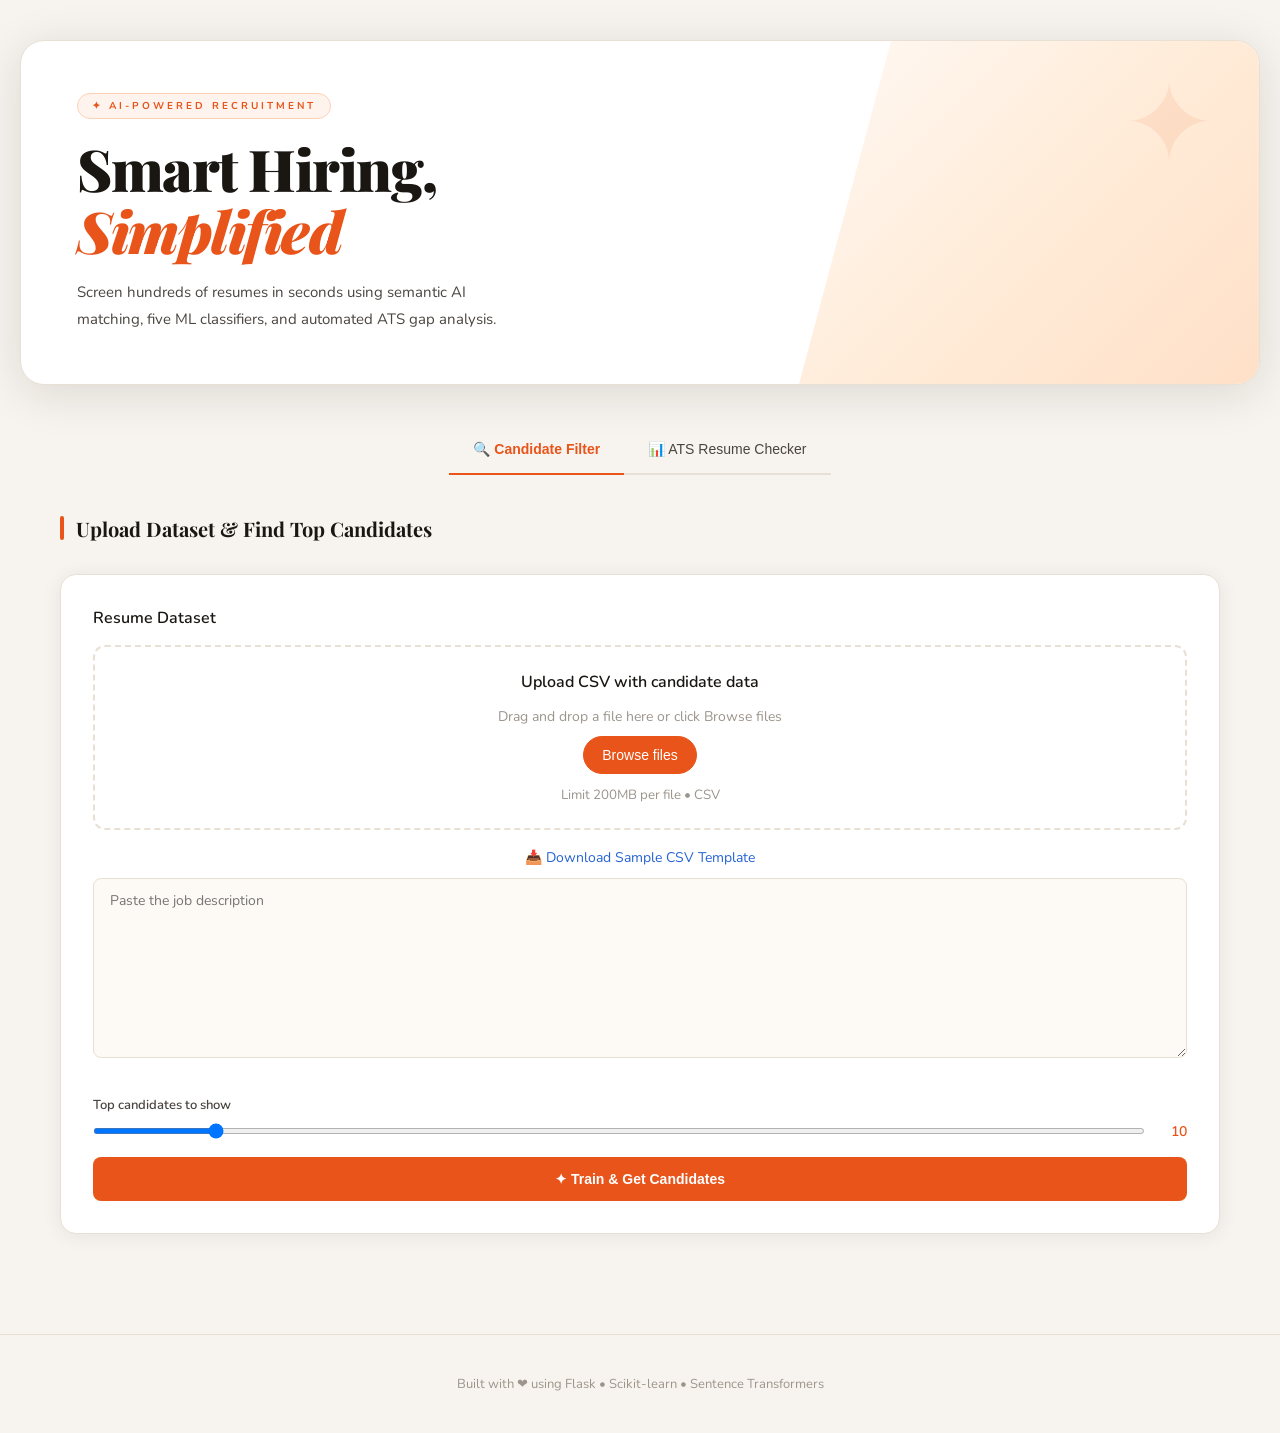
<file: frontend/index.html>
<!DOCTYPE html>
<html lang="en">
<head>
    <meta charset="UTF-8">
    <meta name="viewport" content="width=device-width, initial-scale=1.0">
    <title>RecruitAI — Resume Screening</title>
    <link rel="preconnect" href="https://fonts.googleapis.com">
    <link rel="preconnect" href="https://fonts.gstatic.com" crossorigin>
    <link href="https://fonts.googleapis.com/css2?family=Playfair+Display:wght@700;900&family=Nunito:wght@300;400;500;600;700&display=swap" rel="stylesheet">
    <link rel="stylesheet" href="style.css">
</head>

<body>

<div class="hero">
  <div class="hero-inner">
    <span class="hero-tag">✦ AI-POWERED RECRUITMENT</span>
    <h1>Smart Hiring,<br><span>Simplified</span></h1>
    <p>Screen hundreds of resumes in seconds using semantic AI matching, five ML classifiers, and automated ATS gap analysis.</p>
  </div>
</div>

<div class="tabs-container">
  <div class="tabs">
    <button class="tab-button active" onclick="showTab('candidate')">🔍 Candidate Filter</button>
    <button class="tab-button" onclick="showTab('ats')">📊 ATS Resume Checker</button>
  </div>
</div>

<div class="content-wrapper">

    <div id="candidate" class="tab-content active">
      <div class="section-header">
        <div class="section-bar"></div>
        <div class="section-title">Upload Dataset & Find Top Candidates</div>
      </div>
      <div class="card">
          <h3 class="card-title">Resume Dataset</h3>
          <form id="candidateForm">
            <div class="file-drop" id="csvDropZone" onclick="document.getElementById('csvFile').click()">
              <input type="file" id="csvFile" accept=".csv" required>
              <div style="margin-bottom: 14px; font-weight:600; color:var(--text);">Upload CSV with candidate data</div>
              <div id="csvFileName" style="margin-bottom: 10px; color:var(--muted); font-size:14px;">Drag and drop a file here or click Browse files</div>
              <button type="button" class="browse-button" onclick="event.stopPropagation(); document.getElementById('csvFile').click();">Browse files</button>
              <small style="display:block; margin-top:12px; color:var(--muted);">Limit 200MB per file • CSV</small>
            </div>
            <div style="text-align: center; margin: 10px 0;">
              <a href="sample_candidates.csv" download style="color: #2563d4; text-decoration: none; font-size: 14px;">
                📥 Download Sample CSV Template
              </a>
            </div>
            <textarea id="jobDesc" placeholder="Paste the job description" class="textarea-lg" required></textarea>
            <div class="slider-container">
              <label>Top candidates to show</label>
              <div class="slider-row">
                <input type="range" id="numCandidates" min="5" max="50" value="10" class="slider">
                <span class="slider-value"><span id="sliderValue">10</span></span>
              </div>
            </div>
            <button type="submit" class="btn-primary">✦ Train & Get Candidates</button>
          </form>
      </div>
      <div id="candidateResult" class="result-container"></div>
    </div>

    <div id="ats" class="tab-content">
      <div class="section-header">
        <div class="section-bar" style="background:#2563d4"></div>
        <div class="section-title">ATS Resume Checker</div>
      </div>
      <div class="columns-2">
        <div class="card">
          <h3 class="card-title">📄 Upload Resume</h3>
          <div class="file-drop" id="resumeDropZone" onclick="document.getElementById('resumeFile').click()">
            <input type="file" id="resumeFile" accept=".pdf,.docx,.txt" style="display:none;">
            <span id="fileNameDisplay">Drag and drop your resume<br><small>or click to browse</small></span>
          </div>
          <div id="fileStatus" class="status-badge" style="display:none;">✓ File detected</div>
        </div>
        <div class="card">
          <h3 class="card-title">📝 Job Description</h3>
          <textarea id="jobDesc2" placeholder="Paste the job description here..." class="textarea-lg"></textarea>
          <small><span id="charCount">0</span> characters</small>
        </div>
      </div>
      
      <div class="status-grid">
        <div class="status-card"><strong>File:</strong> <span id="statusBox">None</span></div>
        <div class="status-card"><strong>JD:</strong> <span id="jobDescStatus">Empty</span></div>
      </div>

      <div style="text-align:center; margin-top:20px;">
        <button onclick="analyzeResume()" class="btn-primary">✦ Generate Matching Score</button>
      </div>
      <div id="atsResult" class="result-container"></div>
    </div>



</div>

<footer class="footer">
  <p>Built with ❤ using Flask • Scikit-learn • Sentence Transformers</p>
</footer>

<script src="script.js"></script>
</body>
</html>
</file>
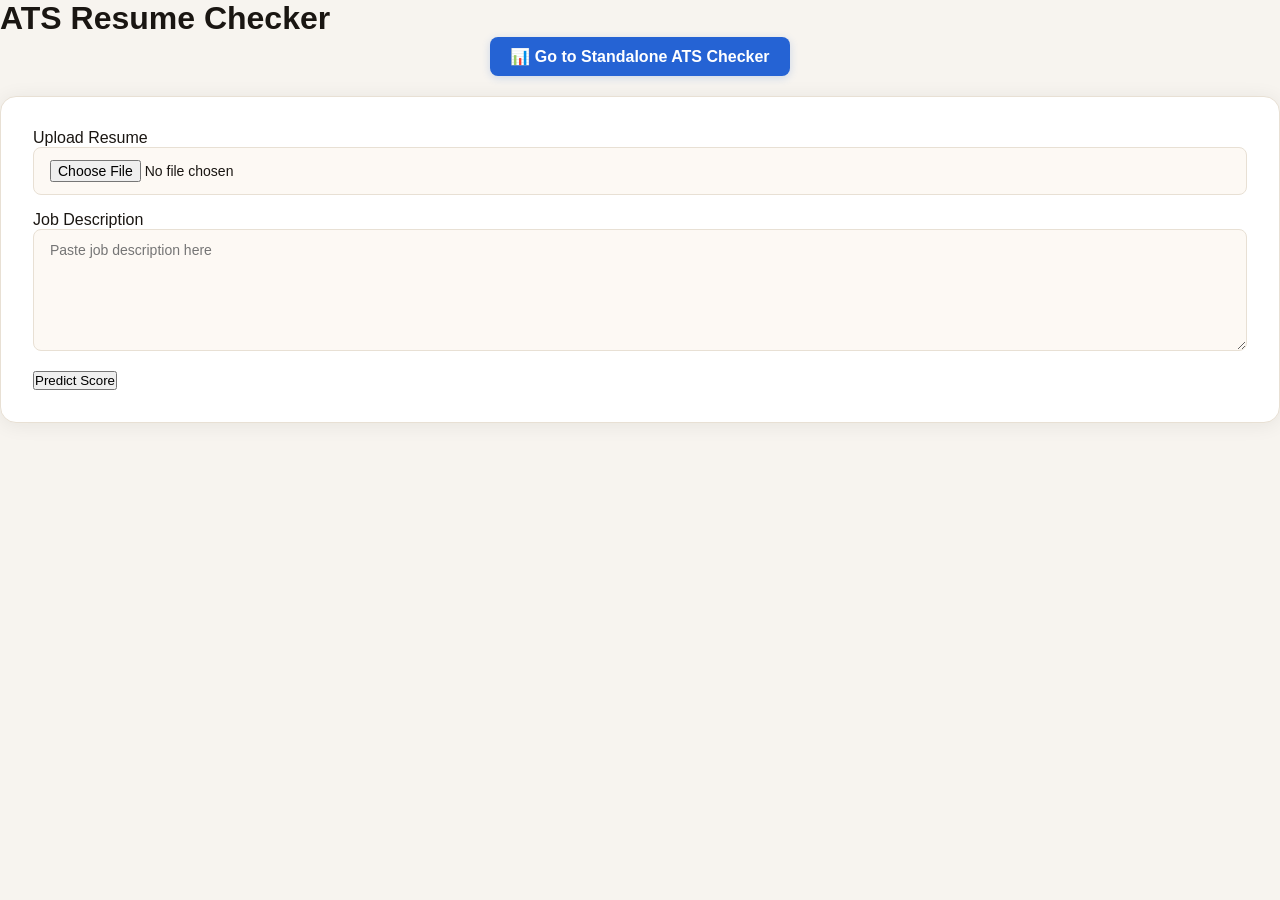
<file: frontend/ats.html>
<!DOCTYPE html>
<html>

<head>
<title>ATS Resume Checker</title>
<link rel="stylesheet" href="style.css">
</head>

<body>

<div class="container">

<h1>ATS Resume Checker</h1>

<div style="text-align:center; margin-bottom:20px;">
  <a href="ats.html" style="display:inline-block; padding:10px 20px; background:#2563d4; color:white; text-decoration:none; border-radius:8px; font-weight:600; box-shadow:0 2px 8px rgba(37,99,212,0.2);">📊 Go to Standalone ATS Checker</a>
</div>

<div class="card">

<label>Upload Resume</label>
<input type="file" id="resume">

<label>Job Description</label>
<textarea id="job_desc" rows="6"
placeholder="Paste job description here"></textarea>

<button onclick="checkResume()">Predict Score</button>

</div>

<div id="result" class="result"></div>

</div>

<script src="script.js"></script>

</body>
</html>
</file>
<file: frontend/style.css>
:root {
    --bg: #f7f4ef;
    --surface: #ffffff;
    --surface2: #fdf9f4;
    --border: #e8e0d4;
    --accent: #e8541a;
    --accent2: #2563d4;
    --accent3: #059669;
    --text: #1a1612;
    --text2: #4a4540;
    --muted: #9d958c;
    --radius: 16px;
    --shadow: 0 2px 20px rgba(26,22,18,0.07);
    --shadow-lg: 0 8px 48px rgba(26,22,18,0.12);
}

* {
    margin: 0;
    padding: 0;
    box-sizing: border-box;
}

html, body {
    background: var(--bg) !important;
    color: var(--text) !important;
    font-family: 'Nunito', sans-serif !important;
}

.hero {
    background: var(--surface);
    border-radius: 24px;
    padding: 52px 56px;
    margin: 40px 20px;
    position: relative;
    overflow: hidden;
    box-shadow: var(--shadow-lg);
    border: 1px solid var(--border);
}

.hero::before {
    content: '';
    position: absolute;
    top: 0; right: 0;
    width: 460px; height: 100%;
    background: linear-gradient(135deg, #fff9f5 0%, #ffecd9 50%, #ffe0c8 100%);
    clip-path: polygon(20% 0%, 100% 0%, 100% 100%, 0% 100%);
    z-index: 0;
}

.hero::after {
    content: '✦';
    position: absolute;
    top: 28px; right: 44px;
    font-size: 110px;
    color: rgba(232,84,26,0.09);
    font-family: serif;
    line-height: 1;
    z-index: 1;
}

.hero-inner { position: relative; z-index: 2; }

.hero-tag {
    display: inline-block;
    background: #fff3ee;
    border: 1px solid #fcd0b8;
    color: var(--accent);
    font-size: 10px;
    font-weight: 700;
    letter-spacing: 3px;
    text-transform: uppercase;
    padding: 5px 14px;
    border-radius: 999px;
    margin-bottom: 18px;
}

.hero h1 {
    font-family: 'Playfair Display', serif !important;
    font-size: clamp(2.4rem, 4.5vw, 3.8rem) !important;
    font-weight: 900 !important;
    line-height: 1.08 !important;
    color: var(--text) !important;
    margin: 0 0 18px !important;
    letter-spacing: -1.5px;
}

.hero h1 span { 
    font-style: italic; 
    color: var(--accent); 
}

.hero p {
    font-size: 15px;
    font-weight: 400;
    color: var(--text2);
    max-width: 420px;
    line-height: 1.75;
    margin: 0;
}

.tabs-container {
    display: flex;
    justify-content: center;
    margin: 0 20px;
}

.tabs {
    display: flex;
    gap: 0;
    border-bottom: 2px solid var(--border);
    justify-content: center;
}

.tab-button {
    padding: 16px 24px;
    background: transparent;
    border: none;
    cursor: pointer;
    color: var(--text2);
    font-weight: 500;
    font-size: 14px;
    position: relative;
    transition: all 0.3s ease;
}

.tab-button:hover {
    color: var(--accent);
}

.tab-button.active {
    color: var(--accent);
    font-weight: 600;
}

.tab-button.active::after {
    content: '';
    position: absolute;
    bottom: -2px;
    left: 0;
    right: 0;
    height: 2px;
    background: var(--accent);
}

.content-wrapper {
    max-width: 1200px;
    margin: 0 auto;
    padding: 40px 20px;
}

.tab-content {
    display: none;
}

.tab-content.active {
    display: block;
}

.section-header {
    display: flex;
    align-items: center;
    gap: 12px;
    margin-bottom: 32px;
}

.section-bar {
    width: 4px;
    height: 24px;
    background: var(--accent);
    border-radius: 2px;
}

.section-title {
    font-family: 'Playfair Display', serif;
    font-size: 20px;
    font-weight: 700;
    color: var(--text);
}

.columns-2 {
    display: grid;
    grid-template-columns: 1fr 1fr;
    gap: 24px;
    margin-bottom: 32px;
}

@media (max-width: 768px) {
    .columns-2 {
        grid-template-columns: 1fr;
    }
}

.card {
    background: var(--surface);
    border-radius: 16px;
    padding: 32px;
    border: 1px solid var(--border);
    box-shadow: var(--shadow);
}

.card:hover {
    box-shadow: var(--shadow-lg);
    transition: box-shadow 0.3s ease;
}

.card-title {
    font-size: 16px;
    font-weight: 600;
    color: var(--text);
    margin-bottom: 16px;
    display: flex;
    align-items: center;
    gap: 8px;
}

.file-drop {
    border: 2px dashed var(--border);
    border-radius: 12px;
    padding: 24px;
    text-align: center;
    cursor: pointer;
    transition: all 0.3s ease;
    margin-bottom: 16px;
}

.file-drop:hover {
    border-color: var(--accent);
    background: rgba(232, 84, 26, 0.02);
}

.file-drop input[type="file"] {
    display: none;
}

.file-drop span {
    display: block;
    color: var(--muted);
    font-size: 13px;
    font-weight: 500;
}

.browse-button {
    border: 1px solid var(--accent);
    background: var(--accent);
    color: white;
    padding: 10px 18px;
    border-radius: 999px;
    font-size: 14px;
    cursor: pointer;
    transition: transform 0.2s ease, box-shadow 0.2s ease;
}

.browse-button:hover {
    transform: translateY(-1px);
    box-shadow: 0 10px 24px rgba(232, 84, 26, 0.18);
}

.input-field,
input[type="file"],
input[type="number"],
textarea,
select {
    width: 100%;
    padding: 12px 16px;
    margin-bottom: 16px;
    border: 1px solid var(--border);
    border-radius: 8px;
    font-family: 'Nunito', sans-serif;
    font-size: 14px;
    color: var(--text);
    background: var(--surface2);
    transition: all 0.2s ease;
}

.input-field:focus,
input[type="file"]:focus,
input[type="number"]:focus,
textarea:focus,
select:focus {
    outline: none;
    border-color: var(--accent);
    background: var(--surface);
    box-shadow: 0 0 0 2px rgba(232, 84, 26, 0.1);
}

.textarea-lg {
    min-height: 180px;
    resize: vertical;
}

.slider-container {
    margin: 16px 0;
}

.slider-container label {
    display: block;
    font-size: 13px;
    font-weight: 600;
    color: var(--text2);
    margin-bottom: 8px;
}

.slider-row {
    display: flex;
    align-items: center;
    gap: 12px;
}

.slider {
    flex: 1;
    height: 6px;
    border-radius: 3px;
    background: var(--border);
    outline: none;
}

.slider::-webkit-slider-thumb {
    appearance: none;
    width: 18px;
    height: 18px;
    border-radius: 50%;
    background: var(--accent);
    cursor: pointer;
}

.slider::-moz-range-thumb {
    width: 18px;
    height: 18px;
    border-radius: 50%;
    background: var(--accent);
    cursor: pointer;
    border: none;
}

.slider-value {
    font-size: 14px;
    font-weight: 600;
    color: var(--accent);
    min-width: 30px;
    text-align: right;
}

.btn-primary {
    width: 100%;
    padding: 14px 24px;
    background: var(--accent);
    color: white;
    border: none;
    border-radius: 8px;
    font-size: 14px;
    font-weight: 600;
    cursor: pointer;
    transition: all 0.3s ease;
}

.btn-primary:hover {
    background: #d04310;
    transform: translateY(-2px);
    box-shadow: 0 4px 12px rgba(232, 84, 26, 0.3);
}

.result-container {
    background: var(--surface);
    border-radius: 16px;
    padding: 32px;
    border: 1px solid var(--border);
    box-shadow: var(--shadow);
}

.result-container:empty {
    display: none;
}

table {
    width: 100%;
    border-collapse: collapse;
}

th {
    background: var(--accent);
    color: white;
    padding: 12px;
    text-align: left;
    font-weight: 600;
    font-size: 13px;
    letter-spacing: 0.5px;
}

td {
    padding: 14px 12px;
    border-bottom: 1px solid var(--border);
    font-size: 14px;
}

tr:last-child td {
    border-bottom: none;
}

tr:hover td {
    background: var(--surface2);
}

ul {
    list-style: none;
    display: flex;
    flex-wrap: wrap;
    gap: 8px;
}

li {
    display: inline-block;
    background: var(--surface2);
    padding: 6px 12px;
    border-radius: 6px;
    font-size: 13px;
    color: var(--text2);
    border: 1px solid var(--border);
}

.footer {
    text-align: center;
    padding: 40px 20px;
    color: var(--muted);
    font-size: 13px;
    border-top: 1px solid var(--border);
    margin-top: 60px;
}

@keyframes spin {
    to { transform: rotate(360deg); }
}
</file>
